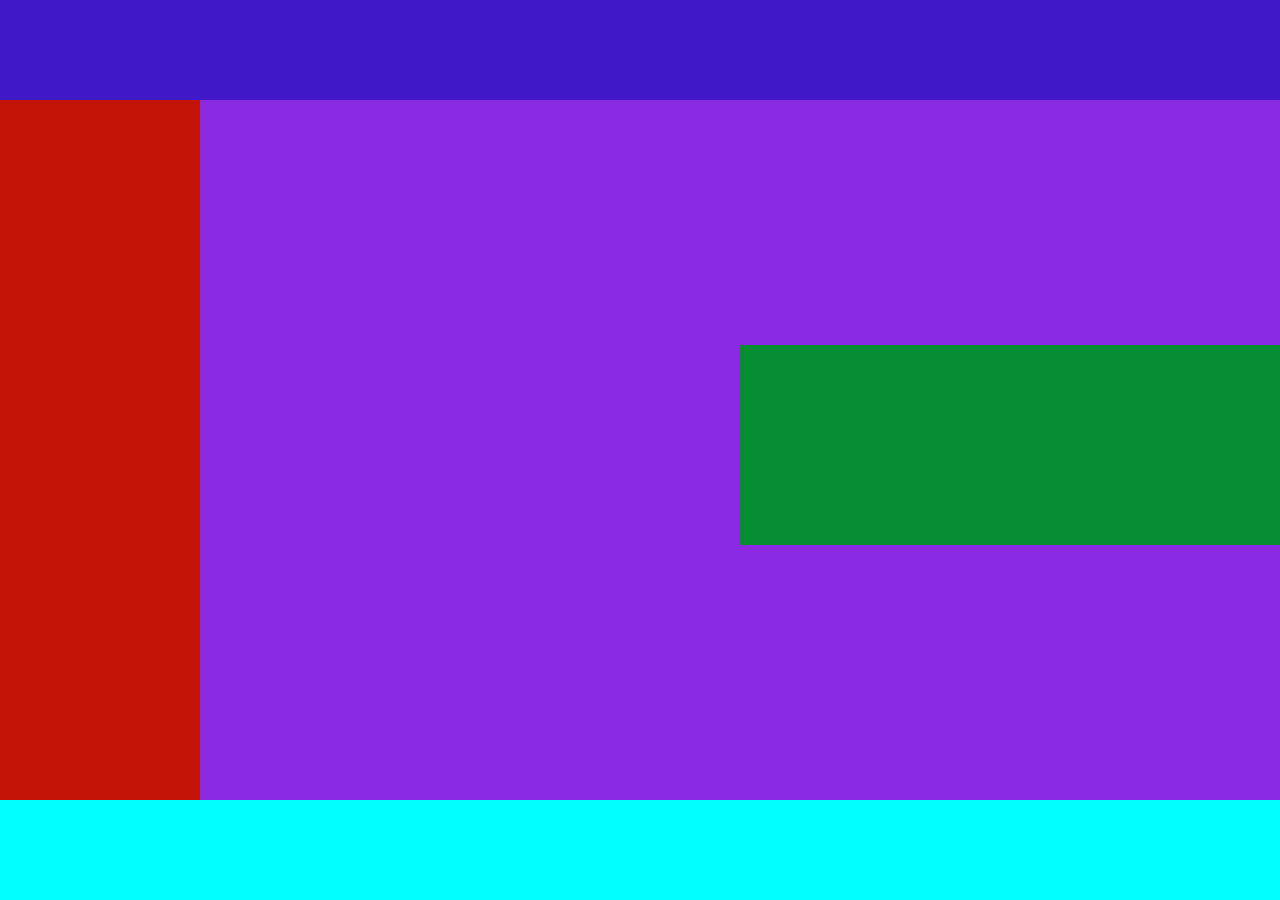
<file: index.html>
<!DOCTYPE html>
<html lang="pt-BR">
<head>
    <meta charset="UTF-8">
    <meta name="viewport" content="width=device-width, initial-scale=1.0">
    <link rel="stylesheet" href="index.css">
    <title>Aula Grid CSS</title>
</head>
<body>
    <header></header>
    <aside></aside>
    <main>
        <section></section>
        <section></section>
    </main>
    <footer></footer>
</body>
</html>
</file>
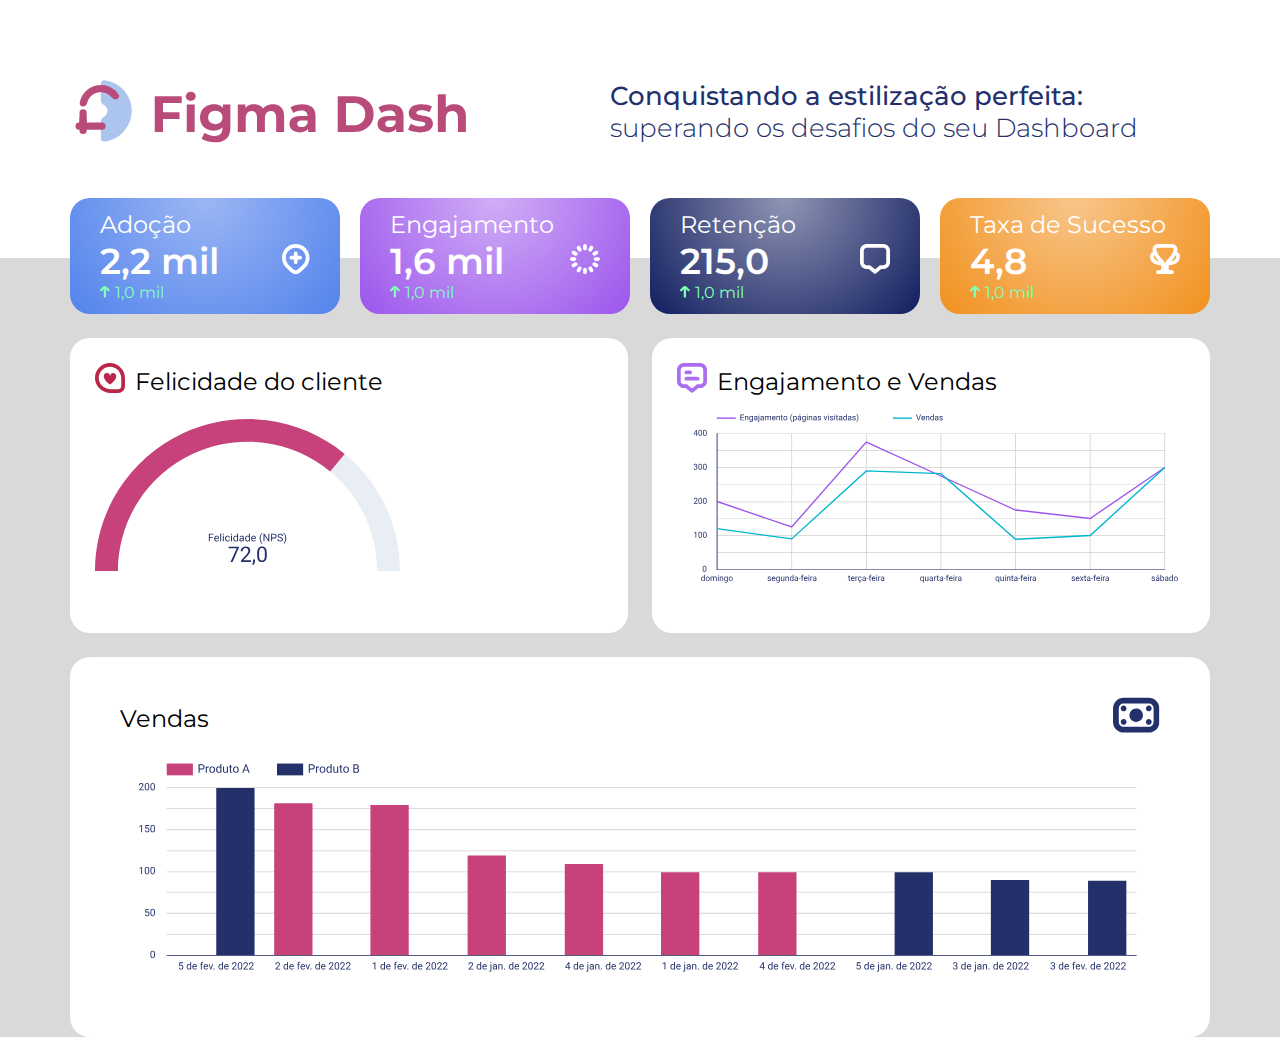
<file: exercicio.html>
<!DOCTYPE html>
<html lang="pt-BR">
<head>
    <meta charset="UTF-8">
    <meta name="viewport" content="width=device-width, initial-scale=1.0">
    <link rel="stylesheet" href="exercicio.css">
    <title>Figma Dash</title>
    <link rel="preconnect" href="https://fonts.googleapis.com">
    <link rel="preconnect" href="https://fonts.gstatic.com" crossorigin>
    <link href="https://fonts.googleapis.com/css2?family=Montserrat:ital,wght@0,100..900;1,100..900&display=swap" rel="stylesheet">
</head>
<body>
    <header>
        <img src="assets/Frame 60.svg" alt="logo figma dash">
        <h1><span>Conquistando a estilização perfeita:</span> superando os desafios do seu Dashboard</h1>
    </header>
    <main>
        <section class="section-metricas">
        <div class="div-metricas1">
            <h1>Adoção</h1>
            <span class="metrica-span1 adocao">2,2 mil</span>
            <span class="metrica-span2">1,0 mil</span>
        </div>
        <div  class="div-metricas2">
            <h1>Engajamento</h1>
            <span class="metrica-span1 engajamento">1,6 mil</span>
            <span class="metrica-span2">1,0 mil</span>
        </div>
        <div class="div-metricas3">
            <h1>Retenção</h1>
            <span class="metrica-span1 retencao">215,0</span>
            <span class="metrica-span2">1,0 mil</span>
        </div>
        <div  class="div-metricas4">
            <h1>Taxa de Sucesso</h1>
            <span class="metrica-span1 sucesso">4,8</span>
            <span class="metrica-span2">1,0 mil</span>
        </div>
        </section>
        <section class="section-satisfacao">
            <h1>Felicidade do cliente</h1>
            <img src="assets/Group 48.svg" alt="Grafico de felicidade do cliente">
        </section>
        <section class="section-engajamento">
            <h1>Engajamento e Vendas</h1>
            <img src="assets/Frame.svg" alt="">
        </section>
        <section class="section-vendas">
           <h1>Vendas</h1>
            <img src="assets/Frame1.svg" alt="Graficos de vendas">
        </section>
    </main>
</body>
</html>
</file>
<file: index.css>
* {
    margin: 0;
    padding: 0;
    outline: 0;
    border: 0;
    box-sizing: border-box;
}

body{
    height: 100vh;
    display: grid;
    grid-template-columns: 200px 1fr;
    grid-template-rows: 100px 1fr 100px;
    grid-template-areas:
    "header header"
    "aside main"
    "footer footer";
}

header {
    background-color: rgb(63, 25, 199);
    grid-area: header;
}

aside {
    background-color: rgb(194, 19, 7);
    grid-area: aside;
}

main {
    grid-area: main;
    background-color: blueviolet;
    display: grid;
}
main > section{
    background-color: rgb(6, 141, 47);
    grid-area: section;
    height: 200px;
    margin-bottom: 10px;
}

footer {
    background-color: aqua;
    grid-area: footer;
}
</file>
<file: exercicio.css>
* {
    margin: 0;
    padding: 0;
    outline: 0;
    border: 0;
    box-sizing: border-box;
    font-family: "Montserrat", sans-serif;
}
header{
    position: relative;
    z-index: 1;
    display: flex;
    justify-content: space-between;
    padding: 80px 70px 110px;
    background-color: #fff;
}

header h1 {
    font-weight: 300;
    color:#23306A;
    font-size: 26px;
    width: 600px;
}

header h1 > span {
    font-weight: 500;
}

main{
    margin-top: -60px;
    background-color: #d9d9d9;
    display: grid;
    gap: 24px;
    grid-template-columns: 1fr 1fr;
    grid-template-rows: repeat( 100px, 400px, 1fr);
    padding: 0 70px;
}
section {
    background-color:#fff;
    border-radius: 20px;
}
section img {
    width: 100%;
}

section h1 {
    font-size: 24px;
    font-weight: 400;
}

.section-metricas{
    background-color: transparent;
    display: grid;
    grid-template-columns: repeat(4, 1fr);
    gap: 20px;
    color: #fff;
}

.section-metricas > div {
    padding: 12px 30px;
    border-radius: 20px;
    z-index: 2;
}

.div-metricas1{
    background: radial-gradient(circle at top center, #9bb7f4,#5383EC);
}

.div-metricas2{
    background: radial-gradient(circle at top center, #d0aef6,#9C55EC);
}

.div-metricas3{
    background: radial-gradient(circle at top center, #8f95b4,#111E5F);
}

.div-metricas4{
    background: radial-gradient(circle at top center, #f8c68b, #F1911E);
}

.metrica-span1 {
    font-size: 36px;
    font-weight: 600;
    display: block;
}

.metrica-span2 {
    color: #82FFB7;
}

.metrica-span2::before {
    content: url(./assets/setinha.svg);
    margin-right: 5px;
}

.adocao, .retencao, .engajamento, .sucesso, .section-vendas h1 {
   display: flex;
   justify-content: space-between;
}

.adocao::after {
    content:url(assets/icn4.svg) ;
}
.retencao::after {
    content:url(./assets/icn3.png);
}

.engajamento::after {
    content:url(assets/icn1.svg);
}

.sucesso::after{
    content:url(assets/icn2.svg);
}
.section-metricas, .section-vendas{
    grid-column: span 2;
}

.section-satisfacao,.section-engajamento{
    padding: 25px;
}

.section-satisfacao img{
    text-align: center;
}

.section-satisfacao h1 {
    text-align: left;
}

.section-satisfacao img {
    width: 60%;
    margin-top: 20px;
}

.section-vendas{
    padding: 35px 50px;
}

.section-engajamento h1, .section-satisfacao h1, .section-vendas h1{
    display: flex;
    align-items: center;
    gap: 10px;
}

.section-engajamento h1::before {
    content: url(./assets/inc6.svg);
}
.section-satisfacao h1::before{
    content: url(./assets/icn5.svg);
}
.section-vendas h1::after{
    content: url(./assets/fi-br-money.svg);
}
</file>
